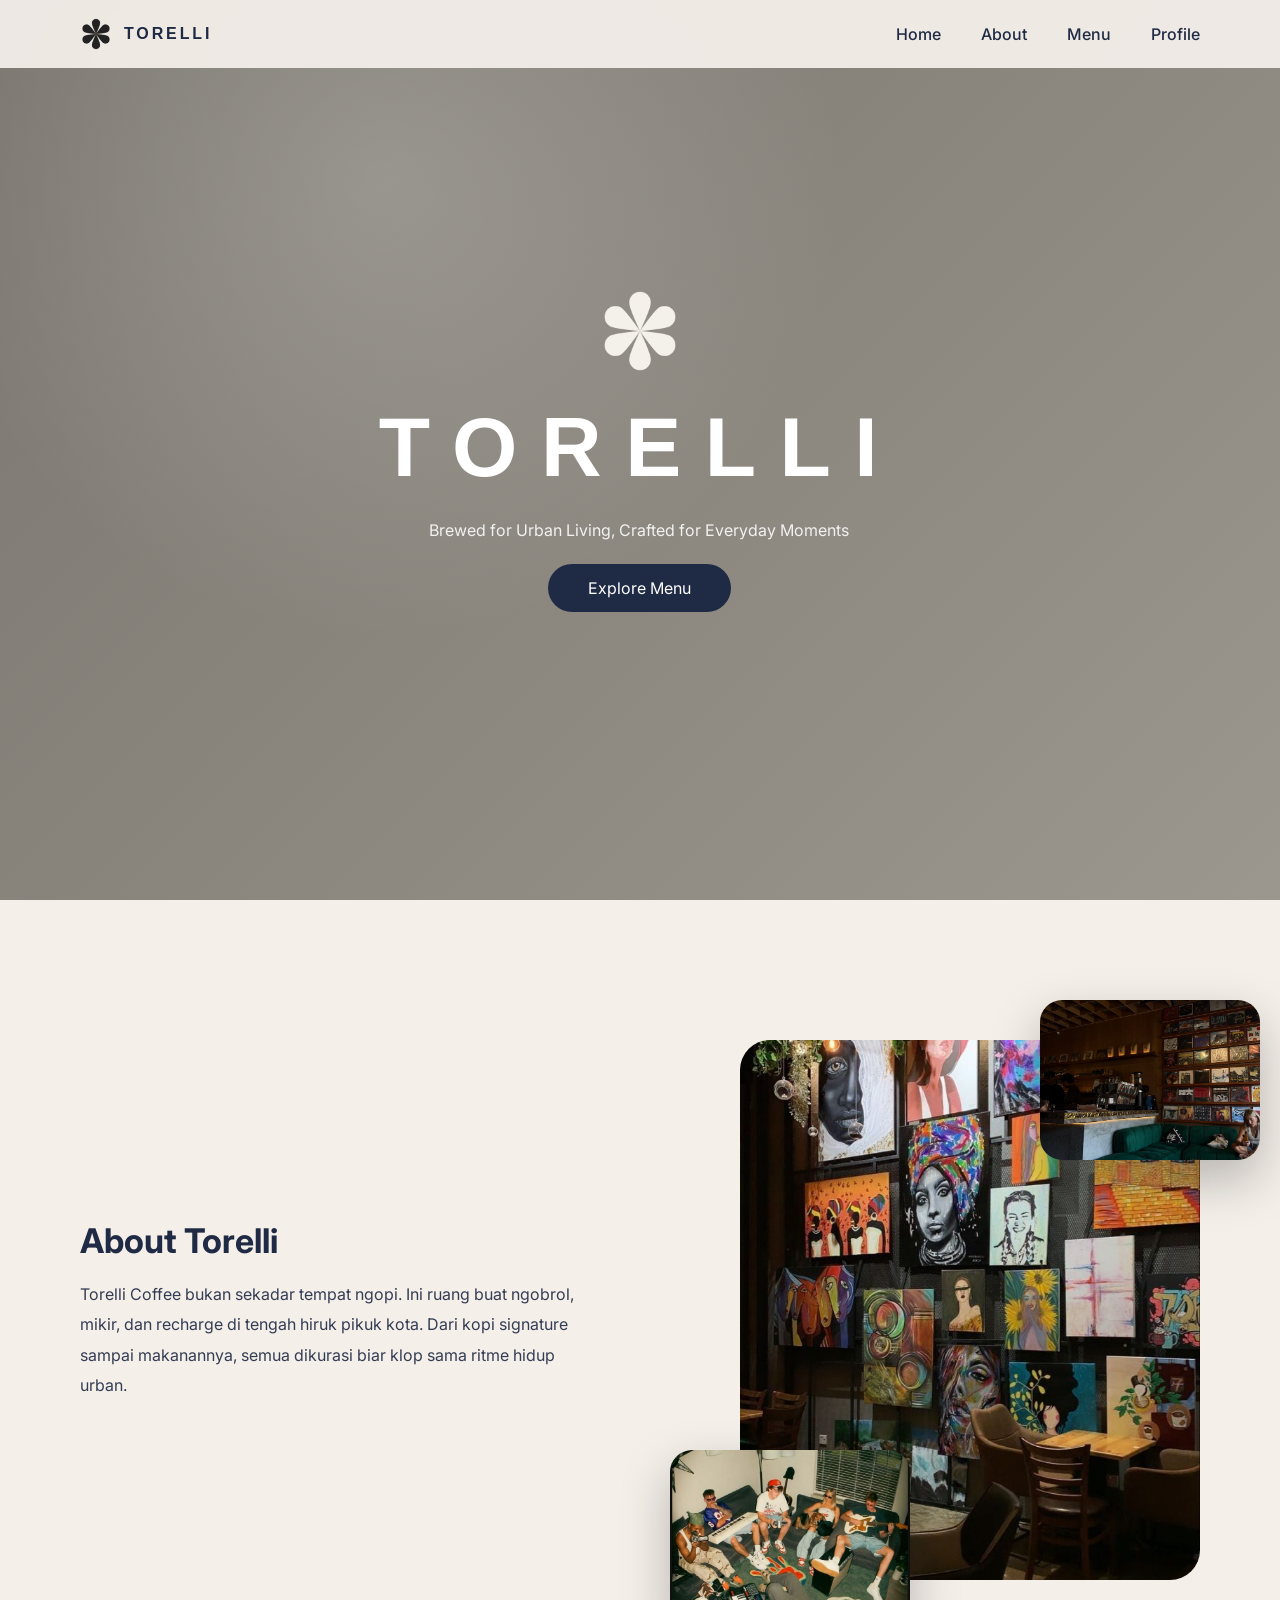
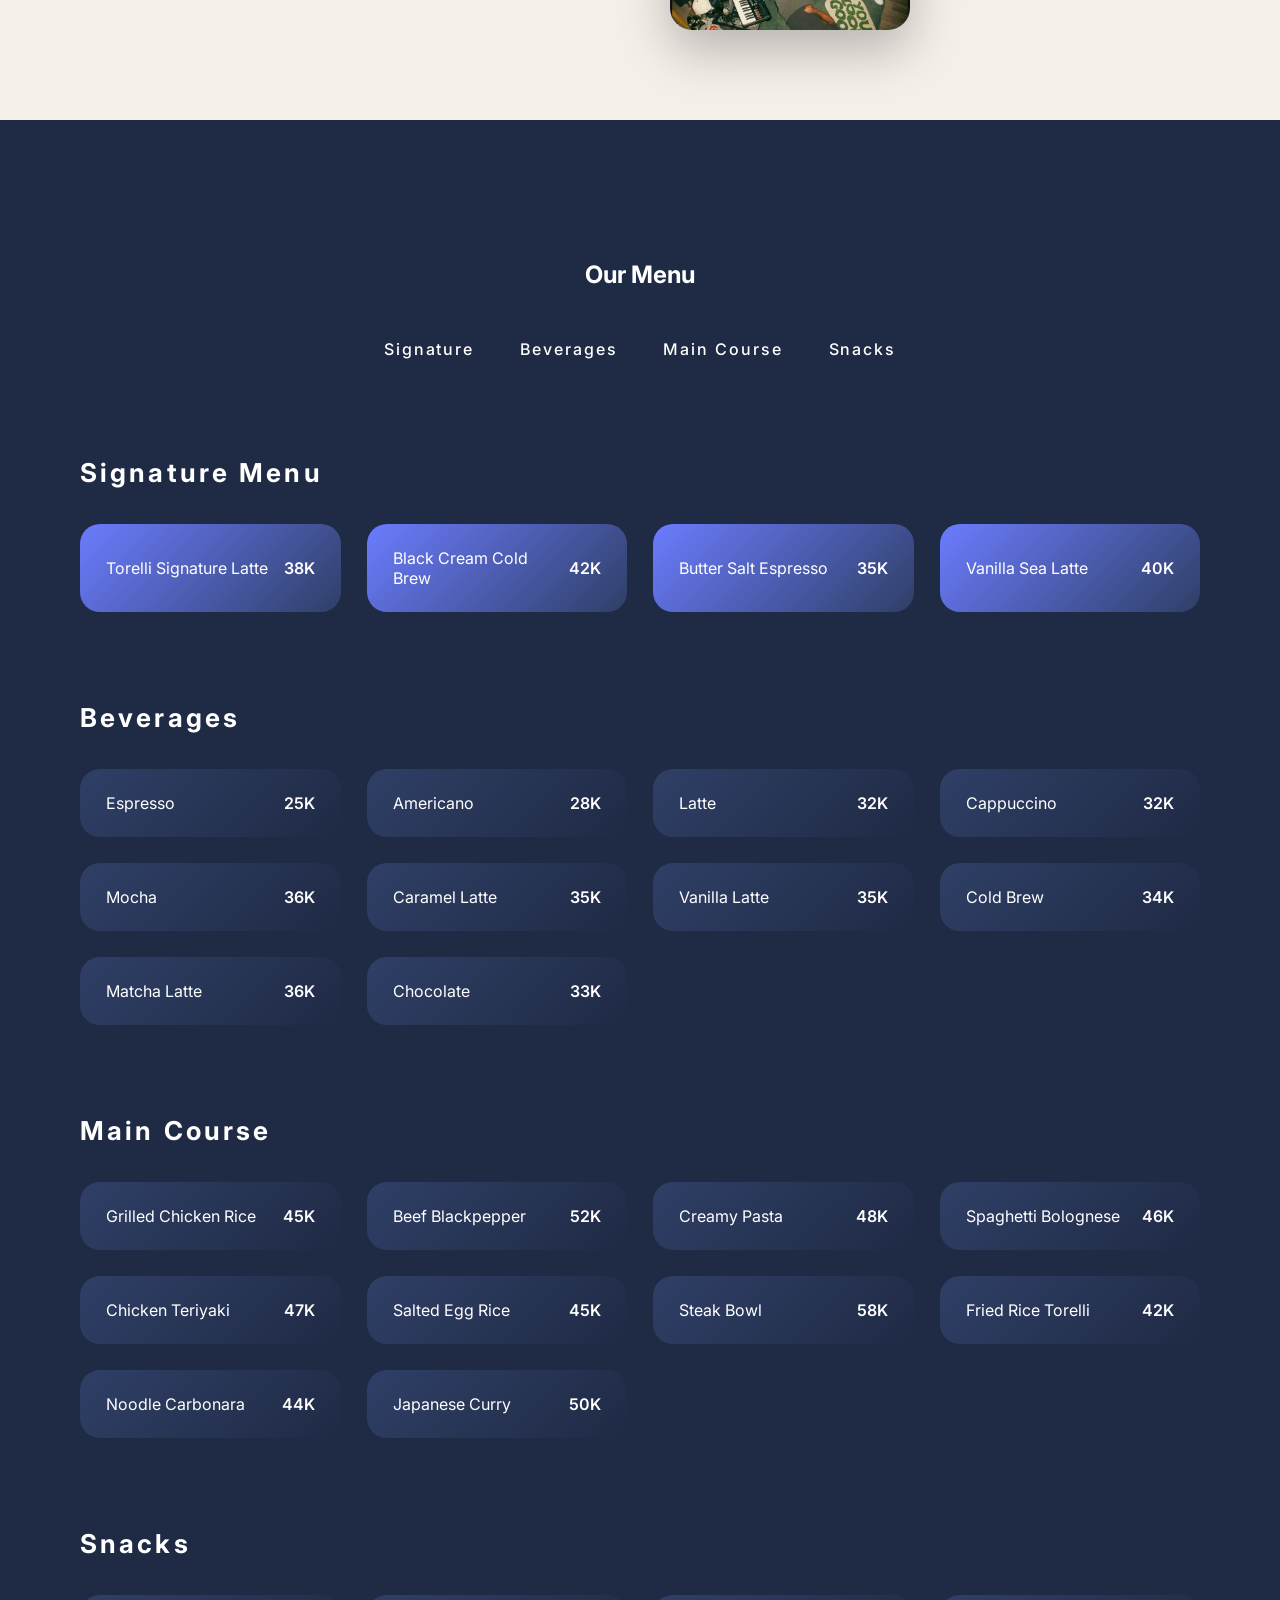
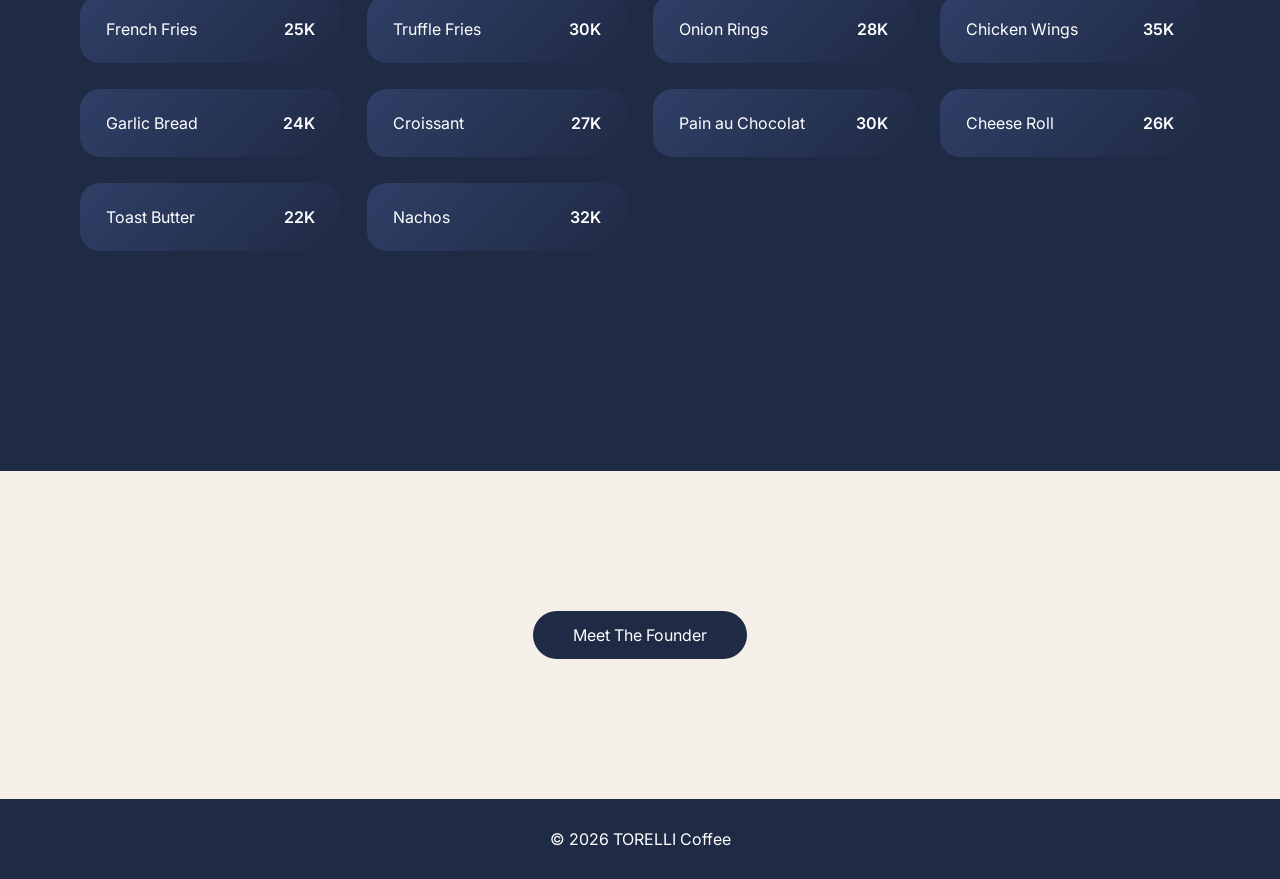
<file: index.html>
<!DOCTYPE html>
<html lang="id">

<head>
    <meta charset="UTF-8">
    <title>TORELLI Coffee</title>
    <meta name="viewport" content="width=device-width, initial-scale=1.0">

    <!-- FONT -->
    <link href="https://fonts.cdnfonts.com/css/aileron" rel="stylesheet">
    <link
        href="https://fonts.googleapis.com/css2?family=Playfair+Display:wght@600;700&family=Inter:wght@300;400;500;600&display=swap"
        rel="stylesheet">

    <!-- CSS -->
    <link rel="stylesheet" href="css/style.css">
</head>

<body>

    <!-- NAVBAR -->
    <nav class="navbar">
        <div class="nav-brand">
            <img src="assets/hitam.png" alt="logo">
            <span>TORELLI</span>
        </div>
        <ul class="nav-menu">
            <li><a href="#home">Home</a></li>
            <li><a href="#about">About</a></li>
            <li><a href="#menu">Menu</a></li>
            <li><a href="profile.html">Profile</a></li>
        </ul>
    </nav>

    <!-- HERO -->
    <section id="home" class="hero">
        <div class="hero-content">
            <img src="assets/torelli.png" class="hero-logo">
            <h1>TORELLI</h1>
            <p>Brewed for Urban Living, Crafted for Everyday Moments</p>
            <a href="#menu" class="btn-primary">Explore Menu</a>
        </div>
    </section>

    <!-- ABOUT -->
    <section id="about" class="section cream">
        <div class="container about-layout">

            <!-- TEXT -->
            <div class="about-text">
                <h2>About Torelli</h2>
                <p>
                    Torelli Coffee bukan sekadar tempat ngopi. Ini ruang buat ngobrol,
                    mikir, dan recharge di tengah hiruk pikuk kota. Dari kopi signature
                    sampai makanannya, semua dikurasi biar klop sama ritme hidup urban.
                </p>
            </div>

            <!-- PHOTOS -->
            <div class="about-photos">
                <img src="assets/asset1.jpg" class="photo-main" alt="Torelli Interior">
                <img src="assets/asset3.jpg" class="photo-top" alt="Coffee Bar">
                <img src="assets/asset2.jpg" class="photo-bottom" alt="Coffee Detail">
            </div>

        </div>
    </section>





    <!-- MENU -->
    <section id="menu" class="section blue">
        <div class="container">
            <h2 class="center">Our Menu</h2>

            <div class="menu-tabs">
                <a href="#signature">Signature</a>
                <a href="#drink">Beverages</a>
                <a href="#food">Main Course</a>
                <a href="#snack">Snacks</a>
            </div>

            <!-- SIGNATURE -->
            <h3 id="signature" class="menu-title">Signature Menu</h3>
            <div class="menu-grid">
                <div class="menu-card signature">Torelli Signature Latte<span>38K</span></div>
                <div class="menu-card signature">Black Cream Cold Brew<span>42K</span></div>
                <div class="menu-card signature">Butter Salt Espresso<span>35K</span></div>
                <div class="menu-card signature">Vanilla Sea Latte<span>40K</span></div>
            </div>

            <!-- DRINK -->
            <h3 id="drink" class="menu-title">Beverages</h3>
            <div class="menu-grid">
                <div class="menu-card">Espresso<span>25K</span></div>
                <div class="menu-card">Americano<span>28K</span></div>
                <div class="menu-card">Latte<span>32K</span></div>
                <div class="menu-card">Cappuccino<span>32K</span></div>
                <div class="menu-card">Mocha<span>36K</span></div>
                <div class="menu-card">Caramel Latte<span>35K</span></div>
                <div class="menu-card">Vanilla Latte<span>35K</span></div>
                <div class="menu-card">Cold Brew<span>34K</span></div>
                <div class="menu-card">Matcha Latte<span>36K</span></div>
                <div class="menu-card">Chocolate<span>33K</span></div>
            </div>

            <!-- FOOD -->
            <h3 id="food" class="menu-title">Main Course</h3>
            <div class="menu-grid">
                <div class="menu-card">Grilled Chicken Rice<span>45K</span></div>
                <div class="menu-card">Beef Blackpepper<span>52K</span></div>
                <div class="menu-card">Creamy Pasta<span>48K</span></div>
                <div class="menu-card">Spaghetti Bolognese<span>46K</span></div>
                <div class="menu-card">Chicken Teriyaki<span>47K</span></div>
                <div class="menu-card">Salted Egg Rice<span>45K</span></div>
                <div class="menu-card">Steak Bowl<span>58K</span></div>
                <div class="menu-card">Fried Rice Torelli<span>42K</span></div>
                <div class="menu-card">Noodle Carbonara<span>44K</span></div>
                <div class="menu-card">Japanese Curry<span>50K</span></div>
            </div>

            <!-- SNACK -->
            <h3 id="snack" class="menu-title">Snacks</h3>
            <div class="menu-grid">
                <div class="menu-card">French Fries<span>25K</span></div>
                <div class="menu-card">Truffle Fries<span>30K</span></div>
                <div class="menu-card">Onion Rings<span>28K</span></div>
                <div class="menu-card">Chicken Wings<span>35K</span></div>
                <div class="menu-card">Garlic Bread<span>24K</span></div>
                <div class="menu-card">Croissant<span>27K</span></div>
                <div class="menu-card">Pain au Chocolat<span>30K</span></div>
                <div class="menu-card">Cheese Roll<span>26K</span></div>
                <div class="menu-card">Toast Butter<span>22K</span></div>
                <div class="menu-card">Nachos<span>32K</span></div>
            </div>
        </div>
    </section>

    <section class="section cream center">
        <a href="profile.html" class="btn-primary">Meet The Founder</a>
    </section>

    <footer class="footer">
        © 2026 TORELLI Coffee
    </footer>

</body>

</html>
</file>
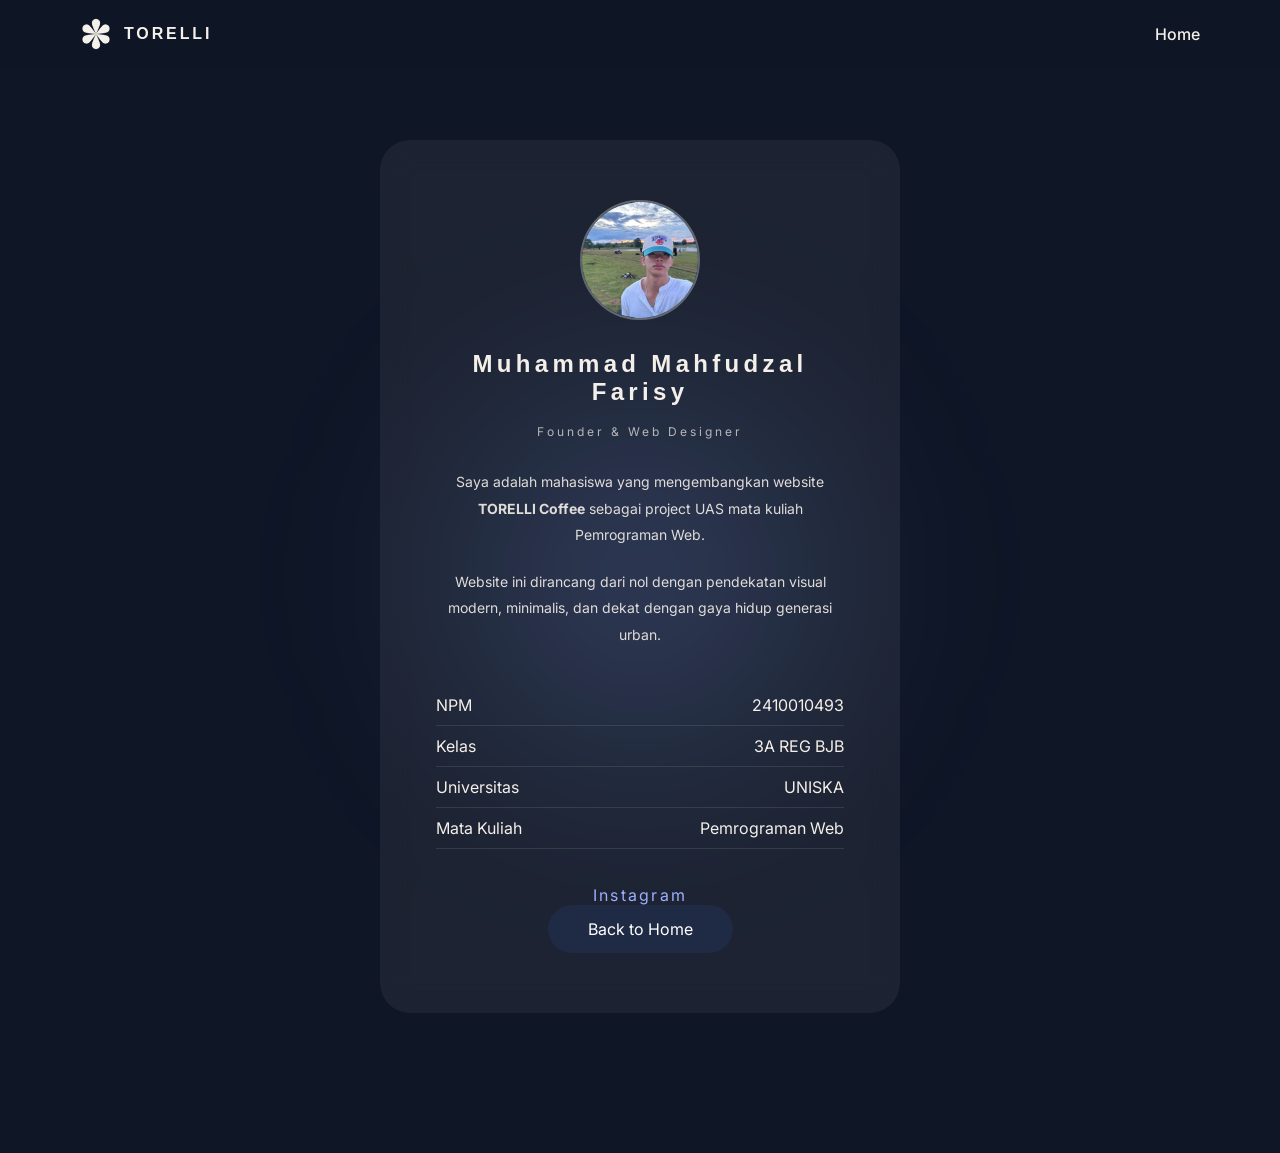
<file: profile.html>
<!DOCTYPE html>
<html lang="id">

<head>
    <meta charset="UTF-8">
    <title>Profile – TORELLI</title>
    <meta name="viewport" content="width=device-width, initial-scale=1.0">

    <!-- FONT -->
    <link href="https://fonts.cdnfonts.com/css/aileron" rel="stylesheet">
    <link href="https://fonts.googleapis.com/css2?family=Inter:wght@300;400;500;600&display=swap" rel="stylesheet">

    <!-- CSS -->
    <link rel="stylesheet" href="css/style.css">
</head>

<body class="profile-dark">

    <!-- NAVBAR -->
    <nav class="navbar navbar-dark">
        <div class="nav-brand">
            <img src="assets/torelli.png" alt="Torelli Logo">
            <span>TORELLI</span>
        </div>
        <ul class="nav-menu">
            <li><a href="index.html">Home</a></li>
        </ul>
    </nav>

    <!-- PROFILE -->
    <section class="profile-section">
        <div class="profile-glow"></div>

        <div class="profile-card dark">

            <!-- FOTO -->
            <img src="assets/profile.png" alt="Profile Photo" class="profile-avatar">

            <!-- NAMA -->
            <h2>Muhammad Mahfudzal Farisy</h2>

            <!-- ROLE -->
            <p class="profile-role">Founder & Web Designer</p>

            <!-- DESKRIPSI -->
            <p class="profile-desc">
                Saya adalah mahasiswa yang mengembangkan website
                <strong>TORELLI Coffee</strong> sebagai project UAS mata kuliah
                Pemrograman Web.
            </p>

            <p class="profile-desc">
                Website ini dirancang dari nol dengan pendekatan visual modern,
                minimalis, dan dekat dengan gaya hidup generasi urban.
            </p>

            <!-- INFO -->
            <ul class="profile-info">
                <li><span>NPM</span>2410010493</li>
                <li><span>Kelas</span>3A REG BJB</li>
                <li><span>Universitas</span>UNISKA</li>
                <li><span>Mata Kuliah</span>Pemrograman Web</li>
            </ul>

            <!-- SOCIAL -->
            <div class="profile-social">
                <a href="https://instagram.com/faarrsyy" target="_blank">
                    Instagram
                </a>
            </div>

            <!-- CTA -->
            <a href="index.html" class="btn-primary profile-btn">
                Back to Home
            </a>

        </div>
    </section>

</body>

</html>
</file>
<file: css/style.css>
/* ===========================
   RESET & GLOBAL
=========================== */
* {
    margin: 0;
    padding: 0;
    box-sizing: border-box;
}

html {
    scroll-behavior: smooth;
    scroll-padding-top: 100px;
    /* FIX NAVBAR OFFSET */
}

body {
    font-family: 'Inter', sans-serif;
    background: #f4efe9;
    color: #1f2a44;
    overflow-x: hidden;
}

/* ===========================
   NAVBAR
=========================== */
.navbar {
    position: fixed;
    top: 0;
    width: 100%;
    padding: 18px 80px;
    display: flex;
    justify-content: space-between;
    align-items: center;
    background: rgba(244, 239, 233, .95);
    backdrop-filter: blur(12px);
    z-index: 999;
}

.navbar-dark {
    background: rgba(15, 22, 38, .85);
}

.nav-brand {
    display: flex;
    align-items: center;
    gap: 12px;
    font-family: 'Aileron', sans-serif;
    font-weight: 700;
    letter-spacing: .18em;
}

.nav-brand img {
    height: 32px;
}

.nav-menu {
    display: flex;
    gap: 40px;
    list-style: none;
}

.nav-menu a {
    text-decoration: none;
    color: #1f2a44;
    font-weight: 500;
}

.navbar-dark .nav-menu a {
    color: #f4efe9;
}

/* ===========================
   HERO
=========================== */
.hero {
    height: 100vh;
    background:
        radial-gradient(circle at 30% 20%, rgba(255, 255, 255, .18), transparent 40%),
        linear-gradient(135deg, #7a766f, #9b978e);
    display: flex;
    justify-content: center;
    align-items: center;
    text-align: center;
}

.hero-logo {
    width: 84px;
    margin-bottom: 22px;
}

.hero h1 {
    font-family: 'Aileron', sans-serif;
    font-size: 84px;
    color: #fff;
    letter-spacing: .28em;
}

.hero p {
    color: #f1f1f1;
    margin: 24px 0;
    max-width: 520px;
}

.btn-primary {
    background: #1f2a44;
    color: #fff;
    padding: 14px 40px;
    border-radius: 50px;
    text-decoration: none;
    display: inline-block;
    transition: .35s ease;
}

.btn-primary:hover {
    transform: translateY(-4px) scale(1.06);
}

/* ===========================
   SECTIONS
=========================== */
.section {
    padding: 140px 80px;
}

.cream {
    background: #f4efe9;
}

.blue {
    background: #1f2a44;
    color: #fff;
}

.container {
    max-width: 1200px;
    margin: auto;
}

.center {
    text-align: center;
}

/* ===========================
   ABOUT – PHOTO COLLAGE
=========================== */
.about-layout {
    display: flex;
    justify-content: space-between;
    align-items: center;
    gap: 90px;
}

.about-text {
    max-width: 520px;
}

.about-text h2 {
    font-size: 34px;
    margin-bottom: 18px;
}

.about-text p {
    line-height: 1.9;
    opacity: .9;
}

/* PHOTO WRAPPER */
.about-photos {
    position: relative;
    width: 460px;
    height: 540px;
}

.photo-main {
    width: 100%;
    height: 100%;
    object-fit: cover;
    border-radius: 30px;
}

.photo-top {
    position: absolute;
    top: -40px;
    right: -60px;
    width: 220px;
    height: 160px;
    object-fit: cover;
    border-radius: 22px;
    box-shadow: 0 20px 50px rgba(0, 0, 0, .25);
}

.photo-bottom {
    position: absolute;
    bottom: -50px;
    left: -70px;
    width: 240px;
    height: 180px;
    object-fit: cover;
    border-radius: 22px;
    box-shadow: 0 20px 50px rgba(0, 0, 0, .25);
}

.photo-top:hover,
.photo-bottom:hover {
    transform: translateY(-12px) scale(1.05);
}

/* ===========================
   MENU
=========================== */
.menu-tabs {
    display: flex;
    justify-content: center;
    gap: 46px;
    margin: 50px 0 70px;
}

.menu-tabs a {
    color: #fff;
    text-decoration: none;
    font-weight: 500;
    letter-spacing: .12em;
    padding-bottom: 6px;
    border-bottom: 2px solid transparent;
}

.menu-tabs a:hover {
    border-color: #fff;
}

.menu-title {
    margin: 90px 0 36px;
    font-size: 26px;
    letter-spacing: .12em;
}

.menu-grid {
    display: grid;
    grid-template-columns: repeat(auto-fit, minmax(220px, 1fr));
    gap: 26px;
    margin-bottom: 80px;
}

.menu-card {
    background: linear-gradient(135deg, #2f3f66, #1f2a44);
    color: #fff;
    padding: 24px 26px;
    border-radius: 20px;
    display: flex;
    justify-content: space-between;
    align-items: center;
    transition: .35s ease;
}

.menu-card:hover {
    transform: translateY(-10px) scale(1.06);
    box-shadow: 0 30px 60px rgba(0, 0, 0, .35);
}

.menu-card span {
    font-weight: 600;
}

/* SIGNATURE */
.menu-card.signature {
    background: linear-gradient(135deg, #6b7cff, #2f3f66);
}

/* ===========================
   PROFILE – DARK MODE
=========================== */
.profile-dark {
    background: #0f1626;
    color: #f4efe9;
    min-height: 100vh;
}

.profile-section {
    position: relative;
    min-height: 100vh;
    padding: 140px 20px;
    display: flex;
    justify-content: center;
    align-items: center;
    overflow: hidden;
}

.profile-glow {
    position: absolute;
    width: 520px;
    height: 520px;
    background: radial-gradient(circle, rgba(122, 160, 255, .25), transparent 70%);
    filter: blur(90px);
    top: 50%;
    left: 50%;
    transform: translate(-50%, -50%);
}

.profile-card {
    position: relative;
    background: rgba(255, 255, 255, .06);
    backdrop-filter: blur(16px);
    padding: 60px 56px;
    border-radius: 30px;
    max-width: 520px;
    text-align: center;
    z-index: 2;
}

.profile-avatar {
    width: 120px;
    height: 120px;
    border-radius: 50%;
    object-fit: cover;
    margin-bottom: 26px;
    border: 2px solid rgba(255, 255, 255, .3);
}

.profile-card h2 {
    font-family: 'Aileron', sans-serif;
    letter-spacing: .18em;
}

.profile-role {
    font-size: 12px;
    letter-spacing: .25em;
    opacity: .7;
    margin: 18px 0 30px;
}

.profile-desc {
    font-size: 14px;
    line-height: 1.9;
    opacity: .9;
    margin-bottom: 20px;
}

.profile-info {
    list-style: none;
    margin: 36px 0;
}

.profile-info li {
    display: flex;
    justify-content: space-between;
    padding: 10px 0;
    border-bottom: 1px solid rgba(255, 255, 255, .1);
}

.profile-social a {
    color: #9bb0ff;
    text-decoration: none;
    letter-spacing: .14em;
}

/* ===========================
   FOOTER
=========================== */
.footer {
    background: #1f2a44;
    color: #fff;
    text-align: center;
    padding: 30px;
}

/* ===========================
   RESPONSIVE
=========================== */
@media (max-width: 900px) {
    .navbar {
        padding: 18px 30px;
    }

    .about-layout {
        flex-direction: column;
        gap: 60px;
    }

    .about-photos {
        width: 100%;
        height: 380px;
    }
}

@media (max-width: 600px) {
    .hero h1 {
        font-size: 56px;
    }

    .section {
        padding: 110px 26px;
    }

    .profile-card {
        padding: 46px 30px;
    }
}
</file>
